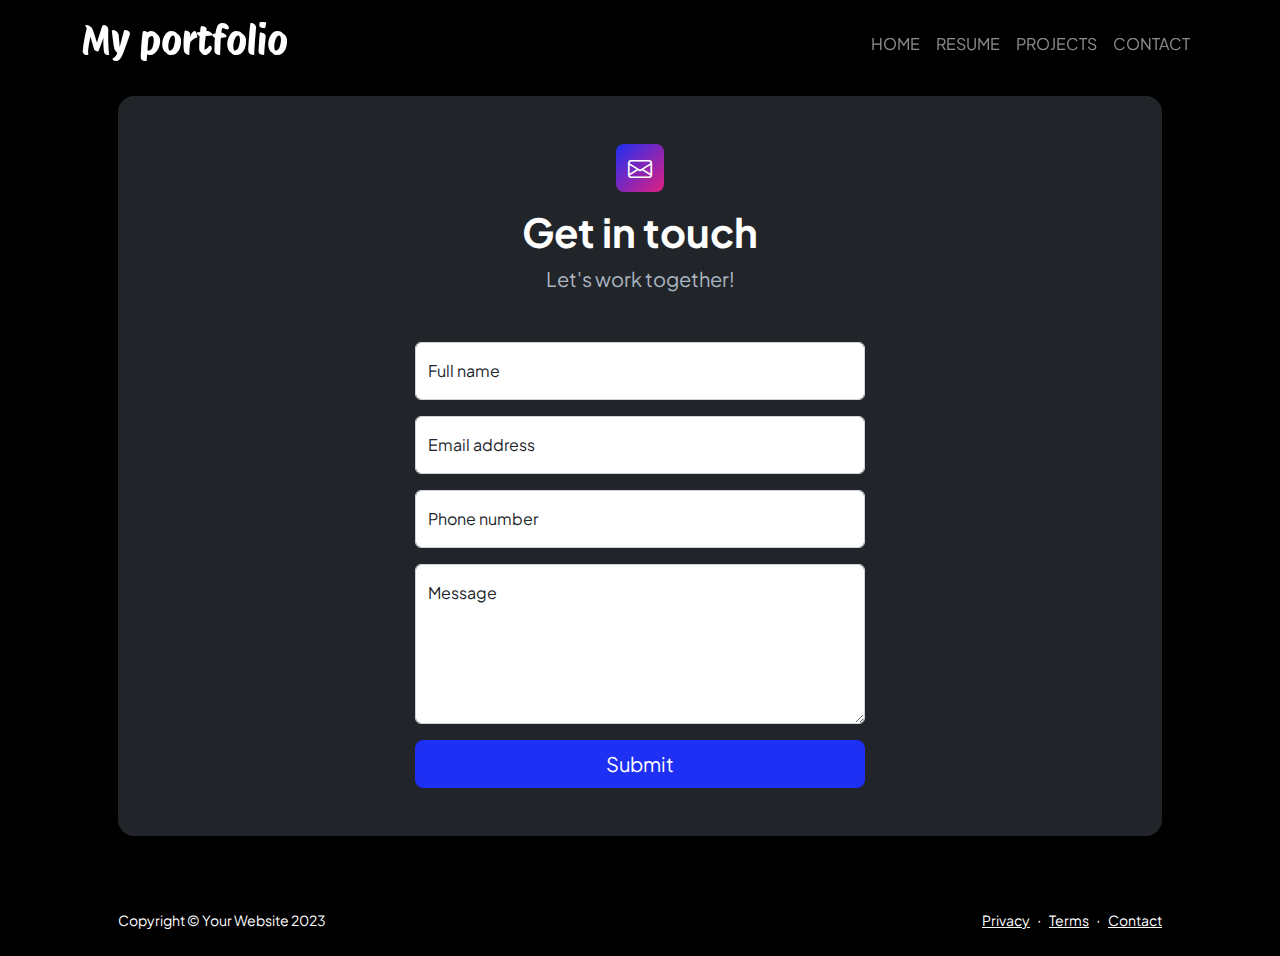
<file: contact.html>
<!DOCTYPE html>
<html lang="en">
    <head>
        <meta charset="utf-8" />
        <meta name="viewport" content="width=device-width, initial-scale=1, shrink-to-fit=no" />
        <meta name="description" content />
        <meta name="author" content />
        <title>Contact</title>
        <!-- Favicon-->
        <link rel="icon" type="image/x-icon" href="assets/favicon.ico" />
        <!-- Custom Google font-->
        <link rel="preconnect" href="https://fonts.googleapis.com" />
        <link rel="preconnect" href="https://fonts.gstatic.com" crossorigin />
        <link href="https://fonts.googleapis.com/css2?family=Plus+Jakarta+Sans:wght@100;200;300;400;500;600;700;800;900&amp;display=swap" rel="stylesheet" />
        <link href="https://fonts.googleapis.com/css2?family=Protest+Riot&display=swap" rel="stylesheet">
        <!-- Bootstrap icons-->
        <link href="https://cdn.jsdelivr.net/npm/bootstrap-icons@1.8.1/font/bootstrap-icons.css" rel="stylesheet" />
        <!-- Core theme CSS (includes Bootstrap)-->
        <link href="css/styles.css" rel="stylesheet" />
    </head>
    <body class="d-flex flex-column">
        <main class="flex-shrink-0">
            <!-- Navigation-->
            <nav class="navbar navbar-expand-lg navbar-dark fixed-top" id="mainNav">
                <div class="container pt-3 pb-1">
                    <h1 class="protest-riot-regular text-white">My portfolio</h1>
                    <button class="navbar-toggler" type="button" data-bs-toggle="collapse" data-bs-target="#navbarResponsive" aria-controls="navbarResponsive" aria-expanded="false" aria-label="Toggle navigation">
                        Menu
                        <i class="fas fa-bars ms-1"></i>
                    </button>
                    <div class="collapse navbar-collapse" id="navbarResponsive">
                        <ul class="navbar-nav text-uppercase ms-auto py-4 py-lg-0">
                            <li class="nav-item"><a class="nav-link" href="index.html">Home</a></li>
                            <li class="nav-item"><a class="nav-link" href="resume.html">Resume</a></li>
                            <li class="nav-item"><a class="nav-link" href="projects.html">Projects</a></li>
                            <li class="nav-item"><a class="nav-link" href="contact.html">Contact</a></li>
                        </ul>
                    </div>
                </div>
            </nav>
            <!-- Page content-->
            <section class="py-5">
                <div class="container px-5 pt-5">
                    <!-- Contact form-->
                    <div class="bg-dark rounded-4 py-5 px-4 px-md-5">
                        <div class="text-center mb-5">
                            <div class="feature bg-primary bg-gradient-primary-to-secondary text-white rounded-3 mb-3"><i class="bi bi-envelope"></i></div>
                            <h1 class="fw-bolder text-white">Get in touch</h1>
                            <p class="lead fw-normal text-muted mb-0">Let's work together!</p>
                        </div>
                        <div class="row gx-5 justify-content-center">
                            <div class="col-lg-8 col-xl-6">
                                <form id="contactForm" action="https://formspree.io/f/xyyrjedq" method="POST">
                                    <!-- Your form fields here -->
                                    <!-- Name input-->
                                    <div class="form-floating mb-3">
                                        <input class="form-control" id="name" name="name" type="text" placeholder="Enter your name..." data-sb-validations="required" />
                                        <label for="name">Full name</label>
                                        <div class="invalid-feedback" data-sb-feedback="name:required">A name is required.</div>
                                    </div>
                                    <!-- Email address input-->
                                    <div class="form-floating mb-3">
                                        <input class="form-control" id="email" name="email" type="email" placeholder="name@example.com" data-sb-validations="required,email" />
                                        <label for="email">Email address</label>
                                        <div class="invalid-feedback" data-sb-feedback="email:required">An email is required.</div>
                                        <div class="invalid-feedback" data-sb-feedback="email:email">Email is not valid.</div>
                                    </div>
                                    <!-- Phone number input-->
                                    <div class="form-floating mb-3">
                                        <input class="form-control" id="phone" name="phone" type="tel" placeholder="(123) 456-7890" data-sb-validations="required" />
                                        <label for="phone">Phone number</label>
                                        <div class="invalid-feedback" data-sb-feedback="phone:required">A phone number is required.</div>
                                    </div>
                                    <!-- Message input-->
                                    <div class="form-floating mb-3">
                                        <textarea class="form-control" id="message" name="message" type="text" placeholder="Enter your message here..." style="height: 10rem" data-sb-validations="required"></textarea>
                                        <label for="message">Message</label>
                                        <div class="invalid-feedback" data-sb-feedback="message:required">A message is required.</div>
                                    </div>
                                    <!-- Submit error message-->
                                    <div class="d-none" id="submitErrorMessage"><div class="text-center text-danger mb-3">Error sending message!</div></div>
                                    <!-- Submit Button-->
                                    <div class="d-grid"><button class="btn btn-primary btn-lg" id="submitButton" type="submit">Submit</button></div>
                                    <div class="d-none" id="submitSuccessMessage">
                                        <div class="text-center mb-3">
                                            <div class="fw-bolder text-white">Form submission successful!</div>
                                        </div>
                                    </div>
                                </form>
                            </div>
                        </div>
                    </div>
                </div>
            </section>
        </main>
        <!-- Footer-->
        <footer class="bg-black py-4 mt-auto">
            <div class="container px-5">
                <div class="row align-items-center justify-content-between flex-column flex-sm-row">
                    <div class="col-auto text-white"><div class="small m-0">Copyright &copy; Your Website 2023</div></div>
                    <div class="col-auto text-white">
                        <a class="small text-white" href="#!">Privacy</a>
                        <span class="mx-1">&middot;</span>
                        <a class="small text-white" href="#!">Terms</a>
                        <span class="mx-1">&middot;</span>
                        <a class="small text-white" href="contact.html">Contact</a>
                    </div>
                </div>
            </div>
        </footer>
        <!-- Bootstrap core JS-->
        <script src="https://cdn.jsdelivr.net/npm/bootstrap@5.2.3/dist/js/bootstrap.bundle.min.js"></script>
        <!-- Core theme JS-->
        <script src="js/scripts.js"></script>
    </body>
</html>
</file>
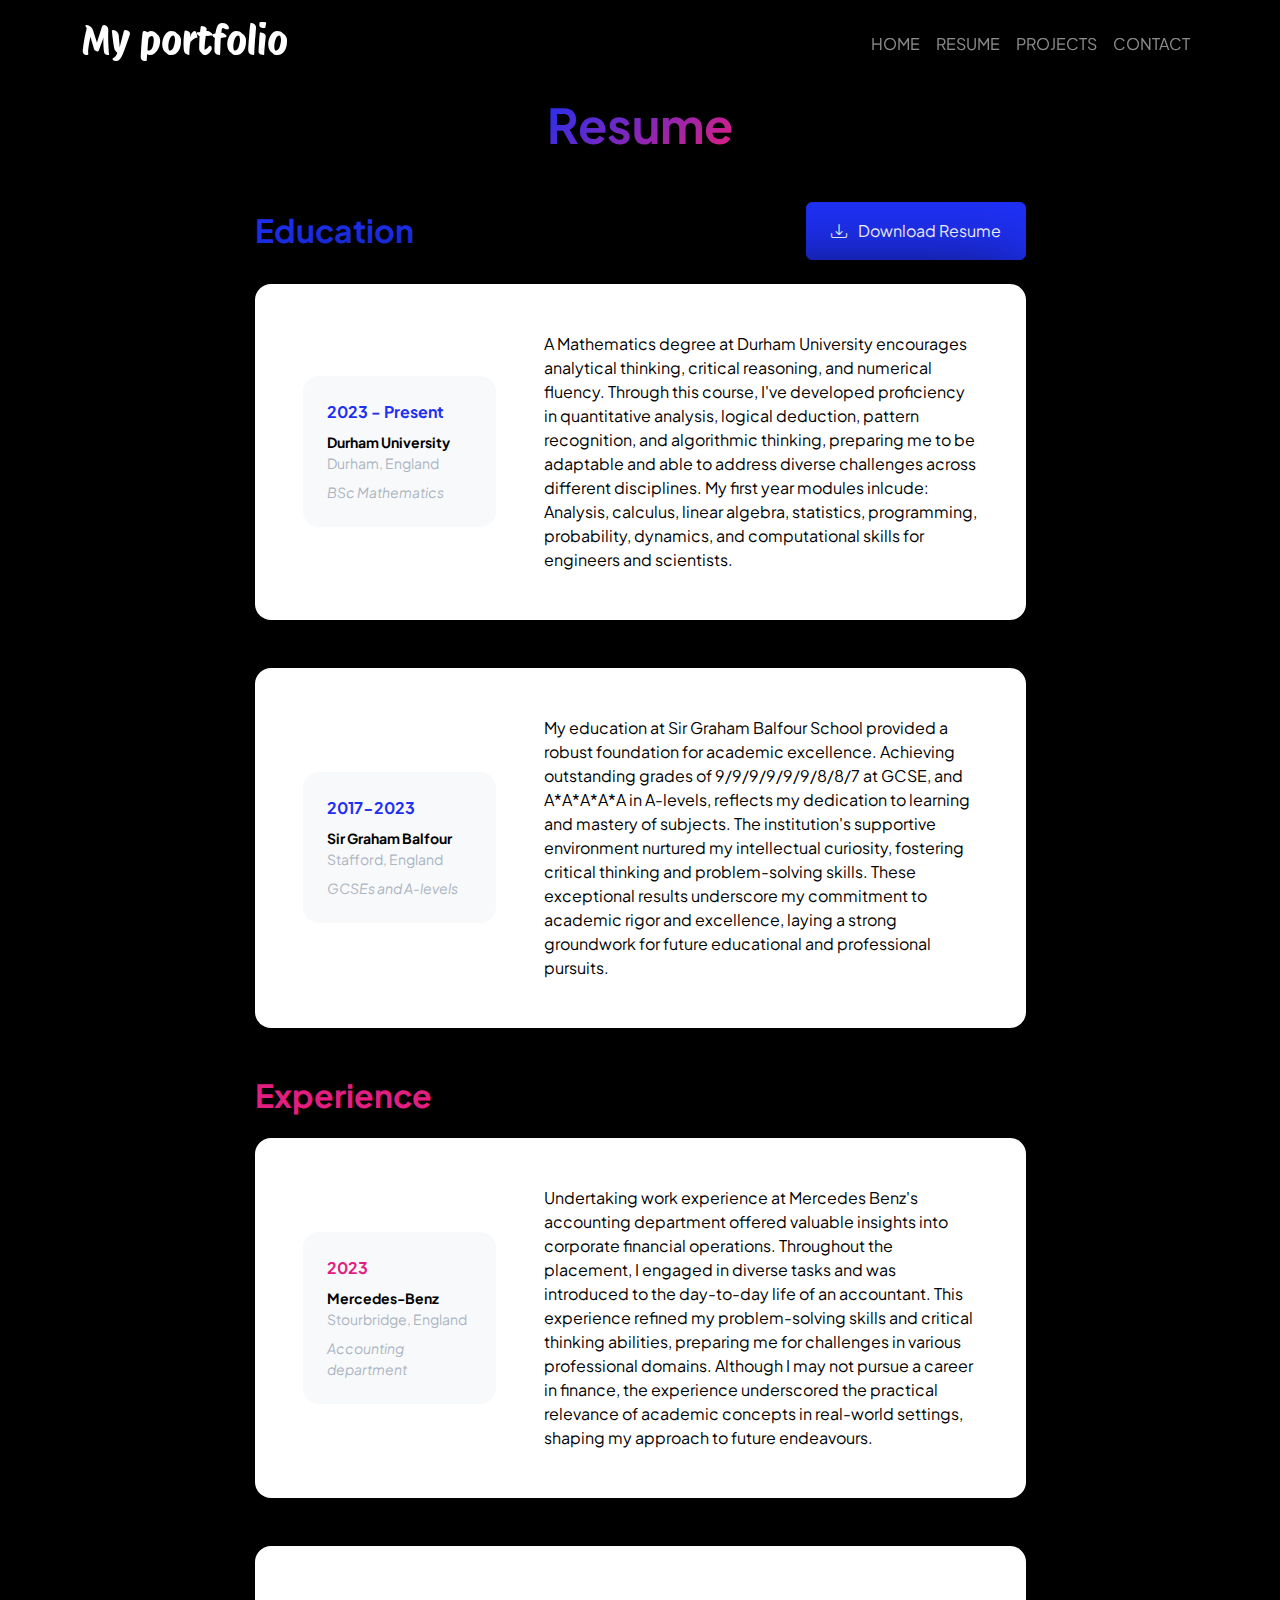
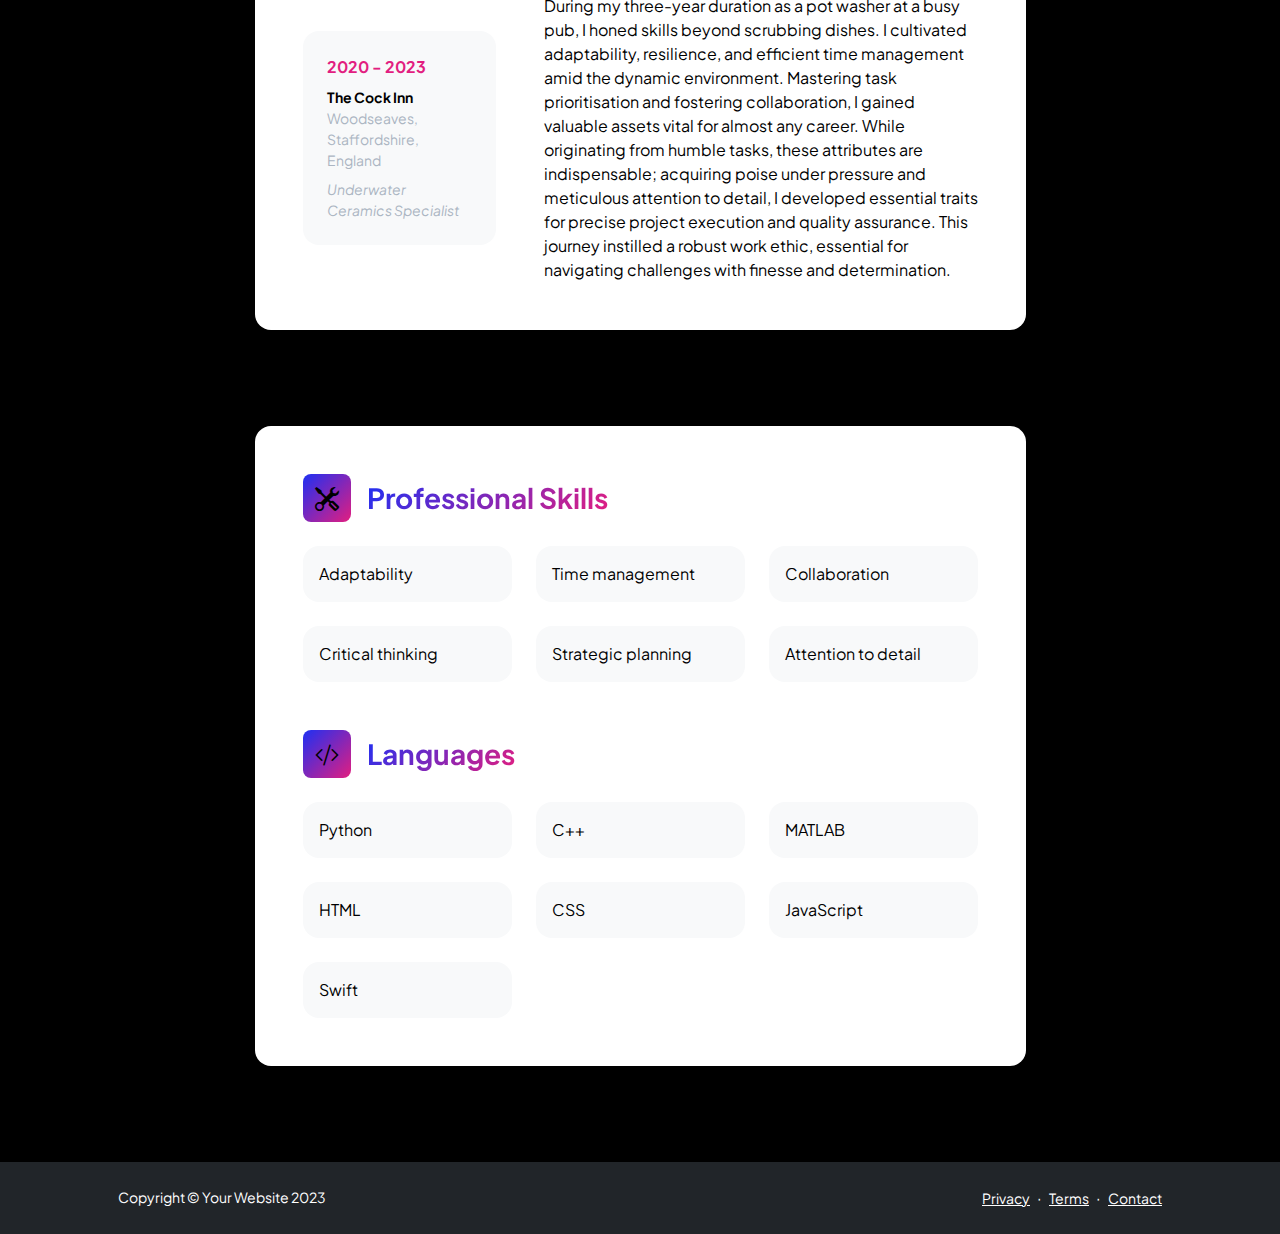
<file: resume.html>
<!DOCTYPE html>
<html lang="en">
    <head>
        <meta charset="utf-8" />
        <meta name="viewport" content="width=device-width, initial-scale=1, shrink-to-fit=no" />
        <meta name="description" content="" />
        <meta name="author" content="" />
        <title>Resume</title>
        <!-- Favicon-->
        <link rel="icon" type="image/x-icon" href="assets/favicon.ico" />
        <!-- Custom Google font-->
        <link rel="preconnect" href="https://fonts.googleapis.com" />
        <link rel="preconnect" href="https://fonts.gstatic.com" crossorigin />
        <link href="https://fonts.googleapis.com/css2?family=Plus+Jakarta+Sans:wght@100;200;300;400;500;600;700;800;900&amp;display=swap" rel="stylesheet" />
        <link href="https://fonts.googleapis.com/css2?family=Protest+Riot&display=swap" rel="stylesheet">
        <!-- Bootstrap icons-->
        <link href="https://cdn.jsdelivr.net/npm/bootstrap-icons@1.8.1/font/bootstrap-icons.css" rel="stylesheet" />
        <!-- Core theme CSS (includes Bootstrap)-->
        <link href="css/styles.css" rel="stylesheet" />
    </head>
    <body class="d-flex flex-column h-100 bg-black">
        <main class="flex-shrink-0">
            <!-- Navigation-->
            <nav class="navbar navbar-expand-lg navbar-dark fixed-top" id="mainNav">
                <div class="container pt-3 pb-1">
                    <h1 class="protest-riot-regular text-white">My portfolio</h1>
                    <button class="navbar-toggler" type="button" data-bs-toggle="collapse" data-bs-target="#navbarResponsive" aria-controls="navbarResponsive" aria-expanded="false" aria-label="Toggle navigation">
                        Menu
                        <i class="fas fa-bars ms-1"></i>
                    </button>
                    <div class="collapse navbar-collapse" id="navbarResponsive">
                        <ul class="navbar-nav text-uppercase ms-auto py-4 py-lg-0">
                            <li class="nav-item"><a class="nav-link" href="index.html">Home</a></li>
                            <li class="nav-item"><a class="nav-link" href="resume.html">Resume</a></li>
                            <li class="nav-item"><a class="nav-link" href="projects.html">Projects</a></li>
                            <li class="nav-item"><a class="nav-link" href="contact.html">Contact</a></li>
                        </ul>
                    </div>
                </div>
            </nav>
            <!-- Page Content-->
            <div class="container px-5 pt-5 my-5">
                <div class="text-center mb-5">
                    <h1 class="display-5 fw-bolder mb-0"><span class="text-gradient d-inline">Resume</span></h1>
                </div>
                <div class="row gx-5 justify-content-center">
                    <div class="col-lg-11 col-xl-9 col-xxl-8">
                        <!-- Experience Section-->
                        <section>
                            <div class="d-flex align-items-center justify-content-between mb-4">
                                <h2 class="text-primary fw-bolder mb-0">Education</h2>
                                <!-- Download resume button-->
                                <!-- Note: Set the link href target to a PDF file within your project-->
                                <a class="btn btn-primary px-4 py-3" href="#!">
                                    <div class="d-inline-block bi bi-download me-2"></div>
                                    Download Resume
                                </a>
                            </div>
                            <!-- Experience Card 1-->
                            <div class="card border-0 rounded-4 mb-5">
                                <div class="card-body p-5">
                                    <div class="row align-items-center gx-5">
                                        <div class="col text-center text-lg-start mb-4 mb-lg-0">
                                            <div class="col text-center text-lg-start mb-4 mb-lg-0">
                                                <div class="bg-light p-4 rounded-4">
                                                    <div class="text-primary fw-bolder mb-2">2023 - Present</div>
                                                    <div class="mb-2">
                                                        <div class="small text-black fw-bolder">Durham University</div>
                                                        <div class="small text-muted">Durham, England</div>
                                                    </div>
                                                    <div class="fst-italic">
                                                        <div class="small text-muted">BSc Mathematics</div>
                                                    </div>
                                                </div>
                                            </div>
                                        </div>
                                        <div class="col-lg-8 text-black"><div>A Mathematics degree at Durham University encourages analytical thinking, critical reasoning, and numerical fluency. Through this course, I've developed proficiency in quantitative analysis, logical deduction, pattern recognition, and algorithmic thinking, preparing me to be adaptable and able to address diverse challenges across different disciplines. My first year modules inlcude: Analysis, calculus, linear algebra, statistics, programming, probability, dynamics, and computational skills for engineers and scientists.</div></div>
                                    </div>
                                </div>
                            </div>
                            <!-- Experience Card 2-->
                            <div class="card shadow border-0 rounded-4 mb-5">
                                <div class="card-body p-5">
                                    <div class="row align-items-center gx-5">
                                        <div class="col text-center text-lg-start mb-4 mb-lg-0">
                                            <div class="col text-center text-lg-start mb-4 mb-lg-0">
                                                <div class="bg-light p-4 rounded-4">
                                                    <div class="text-primary fw-bolder mb-2">2017-2023</div>
                                                    <div class="mb-2">
                                                        <div class="small text-black fw-bolder">Sir Graham Balfour</div>
                                                        <div class="small text-muted">Stafford, England</div>
                                                    </div>
                                                    <div class="fst-italic">
                                                        <div class="small text-muted">GCSEs and A-levels</div>
                                                    </div>
                                                </div>
                                            </div>
                                        </div>
                                        <div class="col-lg-8 text-black"><div>My education at Sir Graham Balfour School provided a robust foundation for academic excellence. Achieving outstanding grades of 9/9/9/9/9/9/8/8/7 at GCSE, and A*A*A*A*A in A-levels, reflects my dedication to learning and mastery of subjects. The institution's supportive environment nurtured my intellectual curiosity, fostering critical thinking and problem-solving skills. These exceptional results underscore my commitment to academic rigor and excellence, laying a strong groundwork for future educational and professional pursuits.</div></div>
                                    </div>
                                </div>
                            </div>
                        </section>
                        <!-- Education Section-->
                        <section>
                            <h2 class="text-secondary fw-bolder mb-4">Experience</h2>
                            <!-- Education Card 1-->
                            <div class="card shadow border-0 rounded-4 mb-5">
                                <div class="card-body p-5">
                                    <div class="row align-items-center gx-5">
                                        <div class="col text-center text-lg-start mb-4 mb-lg-0">
                                            <div class="bg-light p-4 rounded-4">
                                                <div class="text-secondary fw-bolder mb-2">2023</div>
                                                <div class="mb-2">
                                                    <div class="small text-black fw-bolder">Mercedes-Benz</div>
                                                    <div class="small text-muted">Stourbridge, England</div>
                                                </div>
                                                <div class="fst-italic">
                                                    <div class="small text-muted">Accounting department</div>
                                                </div>
                                            </div>
                                        </div>
                                        <div class="col-lg-8 text-black"><div>Undertaking work experience at Mercedes Benz's accounting department offered valuable insights into corporate financial operations. Throughout the placement, I engaged in diverse tasks and was introduced to the day-to-day life of an accountant. This experience refined my problem-solving skills and critical thinking abilities, preparing me for challenges in various professional domains. Although I may not pursue a career in finance, the experience underscored the practical relevance of academic concepts in real-world settings, shaping my approach to future endeavours.</div></div>
                                    </div>
                                </div>
                            </div>
                            <!-- Education Card 2-->
                            <div class="card shadow border-0 rounded-4 mb-5">
                                <div class="card-body p-5">
                                    <div class="row align-items-center gx-5">
                                        <div class="col text-center text-lg-start mb-4 mb-lg-0">
                                            <div class="bg-light p-4 rounded-4">
                                                <div class="text-secondary fw-bolder mb-2">2020 - 2023</div>
                                                <div class="mb-2">
                                                    <div class="small text-black fw-bolder">The Cock Inn</div>
                                                    <div class="small text-muted">Woodseaves, Staffordshire, England</div>
                                                </div>
                                                <div class="fst-italic">
                                                    <div class="small text-muted">Underwater Ceramics Specialist</div>
                                                </div>
                                            </div>
                                        </div>
                                        <div class="col-lg-8 text-black"><div>During my three-year duration as a pot washer at a busy pub, I honed skills beyond scrubbing dishes. I cultivated adaptability, resilience, and efficient time management amid the dynamic environment. Mastering task prioritisation and fostering collaboration, I gained valuable assets vital for almost any career. While originating from humble tasks, these attributes are indispensable; acquiring poise under pressure and meticulous attention to detail, I developed essential traits for precise project execution and quality assurance. This journey instilled a robust work ethic, essential for navigating challenges with finesse and determination.</div></div>
                                    </div>
                                </div>
                            </div>
                        </section>
                        <!-- Divider-->
                        <div class="pb-5"></div>
                        <!-- Skills Section-->
                        <section>
                            <!-- Skillset Card-->
                            <div class="card shadow border-0 rounded-4 mb-5">
                                <div class="card-body p-5">
                                    <!-- Professional skills list-->
                                    <div class="mb-5">
                                        <div class="d-flex align-items-center mb-4">
                                            <div class="feature bg-primary bg-gradient-primary-to-secondary text-black rounded-3 me-3"><i class="bi bi-tools"></i></div>
                                            <h3 class="fw-bolder mb-0"><span class="text-gradient d-inline">Professional Skills</span></h3>
                                        </div>
                                        <div class="row row-cols-1 row-cols-md-3 text-black mb-4">
                                            <div class="col mb-4 mb-md-0"><div class="d-flex align-items-center bg-light rounded-4 p-3 h-100">Adaptability</div></div>
                                            <div class="col mb-4 mb-md-0"><div class="d-flex align-items-center bg-light rounded-4 p-3 h-100">Time management</div></div>
                                            <div class="col"><div class="d-flex align-items-center bg-light rounded-4 p-3 h-100">Collaboration</div></div>
                                        </div>
                                        <div class="row row-cols-1 text-black row-cols-md-3">
                                            <div class="col mb-4 mb-md-0"><div class="d-flex align-items-center bg-light rounded-4 p-3 h-100">Critical thinking</div></div>
                                            <div class="col mb-4 mb-md-0"><div class="d-flex align-items-center bg-light rounded-4 p-3 h-100">Strategic planning</div></div>
                                            <div class="col"><div class="d-flex align-items-center bg-light rounded-4 p-3 h-100">Attention to detail</div></div>
                                        </div>
                                    </div>
                                    <!-- Languages list-->
                                    <div class="mb-0">
                                        <div class="d-flex align-items-center mb-4">
                                            <div class="feature bg-primary bg-gradient-primary-to-secondary text-black rounded-3 me-3"><i class="bi bi-code-slash"></i></div>
                                            <h3 class="fw-bolder mb-0"><span class="text-gradient d-inline">Languages</span></h3>
                                        </div>
                                        <div class="row row-cols-1 text-black row-cols-md-3 mb-4">
                                            <div class="col mb-4 mb-md-0"><div class="d-flex align-items-center bg-light rounded-4 p-3 h-100">Python</div></div>
                                            <div class="col mb-4 mb-md-0"><div class="d-flex align-items-center bg-light rounded-4 p-3 h-100">C++</div></div>
                                            <div class="col"><div class="d-flex align-items-center bg-light rounded-4 p-3 h-100">MATLAB</div></div>
                                        </div>
                                        <div class="row row-cols-1 text-black row-cols-md-3 mb-4">
                                            <div class="col mb-4 mb-md-0"><div class="d-flex align-items-center bg-light rounded-4 p-3 h-100">HTML</div></div>
                                            <div class="col mb-4 mb-md-0"><div class="d-flex align-items-center bg-light rounded-4 p-3 h-100">CSS</div></div>
                                            <div class="col"><div class="d-flex align-items-center bg-light rounded-4 p-3 h-100">JavaScript</div></div>
                                        </div>
                                        <div class="row row-cols-1 text-black row-cols-md-3">
                                            <div class="col mb-4 mb-md-0"><div class="d-flex align-items-center bg-light rounded-4 p-3 h-100">Swift</div></div>
                                        </div>
                                    </div>
                                </div>
                            </div>
                        </section>
                    </div>
                </div>
            </div>
        </main>
        <!-- Footer-->
        <footer class="bg-dark py-4 mt-auto">
            <div class="container px-5">
                <div class="row align-items-center justify-content-between flex-column flex-sm-row">
                    <div class="col-auto text-white"><div class="small m-0">Copyright &copy; Your Website 2023</div></div>
                    <div class="col-auto text-white">
                        <a class="small text-white" href="#!">Privacy</a>
                        <span class="mx-1">&middot;</span>
                        <a class="small text-white" href="#!">Terms</a>
                        <span class="mx-1">&middot;</span>
                        <a class="small text-white" href="contact.html">Contact</a>
                    </div>
                </div>
            </div>
        </footer>
        <!-- Bootstrap core JS-->
        <script src="https://cdn.jsdelivr.net/npm/bootstrap@5.2.3/dist/js/bootstrap.bundle.min.js"></script>
        <!-- Core theme JS-->
        <script src="js/scripts.js"></script>
    </body>
</html>
</file>
